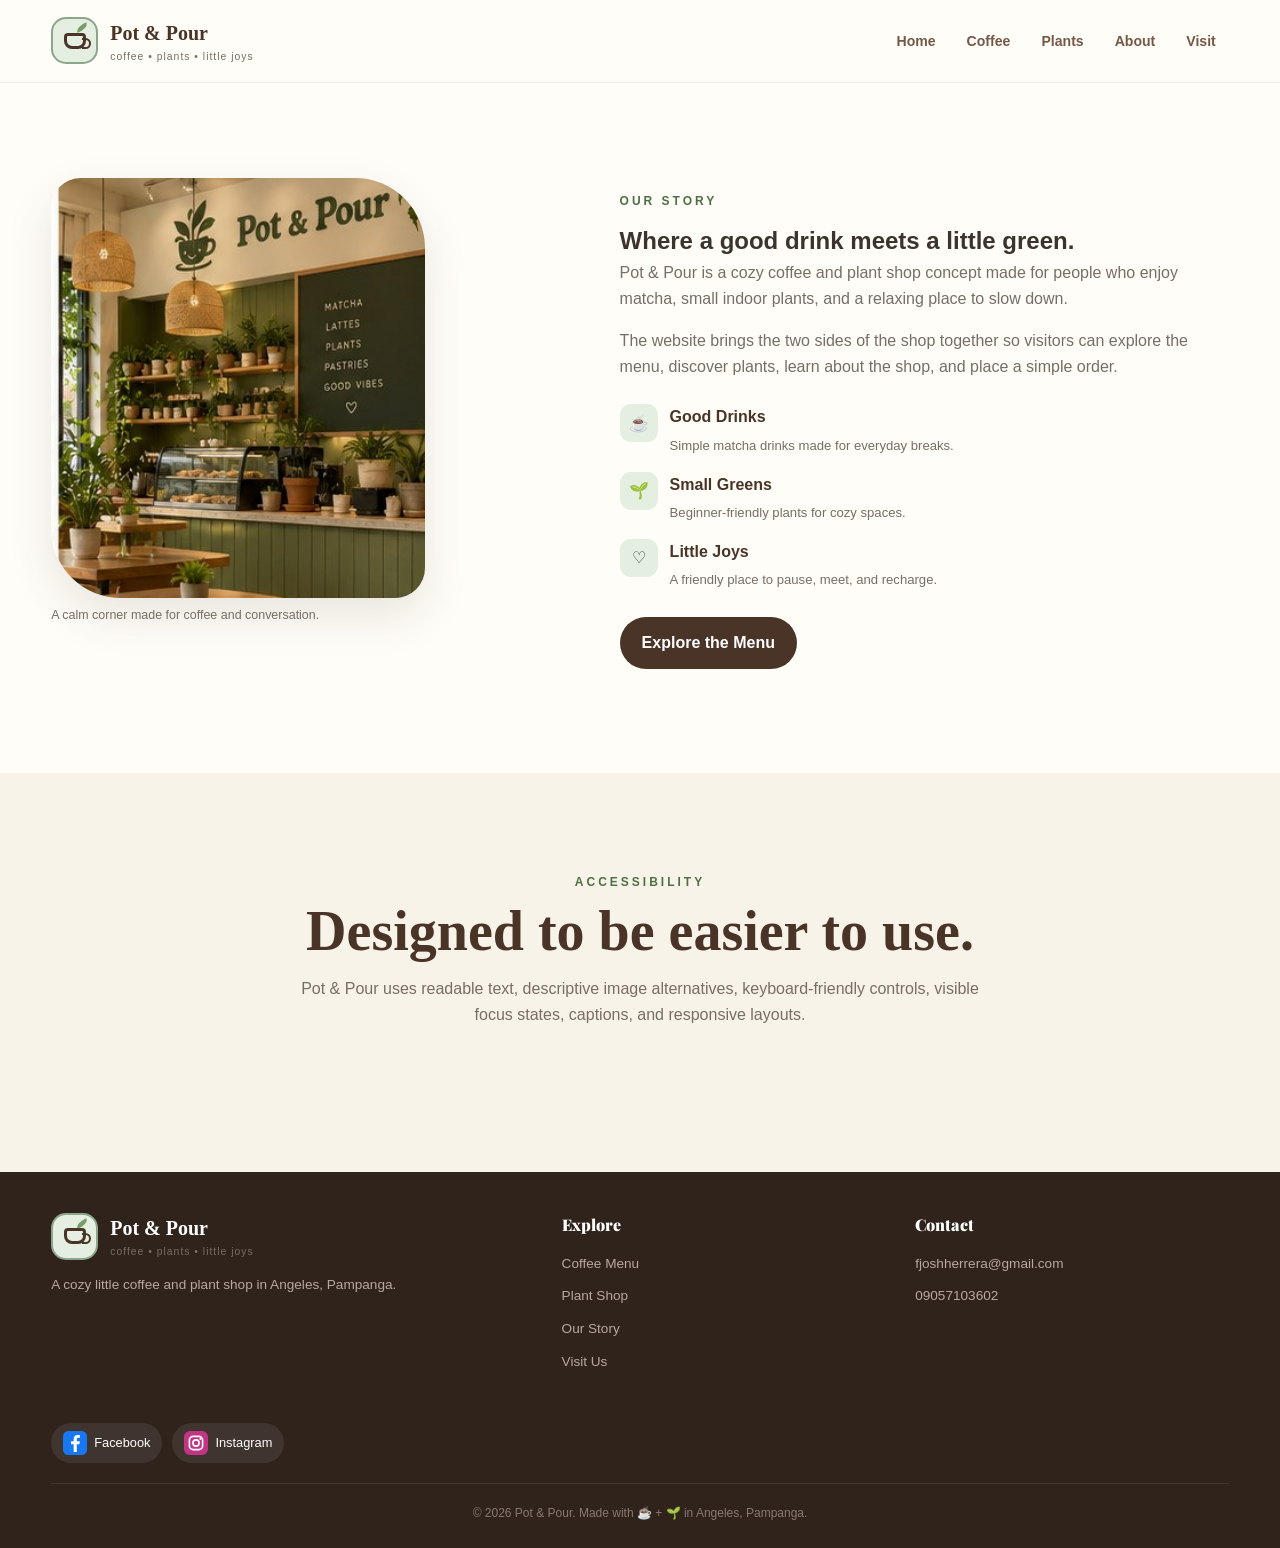
<file: about.html>
<!DOCTYPE html>
<html lang="en">
<head>
    <meta charset="UTF-8">
    <meta name="viewport" content="width=device-width, initial-scale=1.0">
    <title>About Pot &amp; Pour | Our Story</title>
    <meta name="description" content="Learn about Pot &amp; Pour, a cozy coffee and plant shop concept in Angeles, Pampanga.">
    <link rel="icon" type="image/svg+xml" href="favicon.svg">
    <link rel="stylesheet" href="styles.min.css">
</head>

<body>

<header>
    <div class="container navbar">
        <a href="index.html#home" class="brand">
            <div class="logo">
                <div class="logo-leaf"></div>
                <div class="logo-cup"></div>
            </div>
            <div class="brand-text">
                Pot &amp; Pour
                <small>coffee • plants • little joys</small>
            </div>
        </a>

        <button class="hamburger" id="hamburger" type="button"
                aria-label="Open navigation menu" aria-expanded="false">☰</button>

        <nav id="siteNav">
            <ul>
                <li><a href="index.html#home">Home</a></li>
                <li><a href="index.html#menu">Coffee</a></li>
                <li><a href="index.html#plants">Plants</a></li>
                <li><a href="about.html" class="active">About</a></li>
                <li><a href="index.html#visit">Visit</a></li>
            </ul>
        </nav>
    </div>
</header>

<main>
    <section class="section about">
        <div class="container about-grid">
            <div class="about-photos">
                <figure>
                    <img class="about-main-photo"
                         src="images/cafe.jpg"
                         alt="Cozy cafe interior">
                    <figcaption>A calm corner made for coffee and conversation.</figcaption>
                </figure>
            </div>

            <div class="about-copy">
                <span class="eyebrow">Our Story</span>
                <h1>Where a good drink meets a little green.</h1>
                <p>
                    Pot &amp; Pour is a cozy coffee and plant shop concept made for people
                    who enjoy matcha, small indoor plants, and a relaxing place to slow down.
                </p>
                <p>
                    The website brings the two sides of the shop together so visitors can
                    explore the menu, discover plants, learn about the shop, and place a simple order.
                </p>
                <div class="values">
                    <div class="value">
                        <div class="value-icon">☕</div>
                        <div>
                            <strong>Good Drinks</strong>
                            <span>Simple matcha drinks made for everyday breaks.</span>
                        </div>
                    </div>
                    <div class="value">
                        <div class="value-icon">🌱</div>
                        <div>
                            <strong>Small Greens</strong>
                            <span>Beginner-friendly plants for cozy spaces.</span>
                        </div>
                    </div>
                    <div class="value">
                        <div class="value-icon">♡</div>
                        <div>
                            <strong>Little Joys</strong>
                            <span>A friendly place to pause, meet, and recharge.</span>
                        </div>
                    </div>
                </div>
                <a href="index.html#menu" class="btn btn-primary">Explore the Menu</a>
            </div>
        </div>
    </section>

    <section class="section" id="welcome">
        <div class="container">
            <div class="section-heading">
                <span class="eyebrow">Accessibility</span>
                <h2>Designed to be easier to use.</h2>
                <p>
                    Pot &amp; Pour uses readable text, descriptive image alternatives,
                    keyboard-friendly controls, visible focus states, captions, and responsive layouts.
                </p>
            </div>
        </div>
    </section>
</main>

<footer>
    <div class="container">
        <div class="footer-grid">
            <div class="footer-brand">
                <a href="index.html#home" class="brand footer-brand-link">
                    <div class="logo">
                        <div class="logo-leaf"></div>
                        <div class="logo-cup"></div>
                    </div>
                    <div class="brand-text">
                        Pot &amp; Pour
                        <small class="footer-brand-subtitle">coffee • plants • little joys</small>
                    </div>
                </a>
                <p>A cozy little coffee and plant shop in Angeles, Pampanga.</p>
            </div>

            <div>
                <div class="footer-title">Explore</div>
                <ul class="footer-links">
                    <li><a href="index.html#menu">Coffee Menu</a></li>
                    <li><a href="index.html#plants">Plant Shop</a></li>
                    <li><a href="about.html">Our Story</a></li>
                    <li><a href="index.html#visit">Visit Us</a></li>
                </ul>
            </div>

            <div>
                <div class="footer-title">Contact</div>
                <ul class="footer-links">
                    <li><a href="mailto:fjoshherrera@gmail.com">fjoshherrera@gmail.com</a></li>
                    <li><a href="tel:+639057103602">09057103602</a></li>
                </ul>
            </div>
        </div>

        <div class="social-links">
            <a href="https://www.facebook.com/" target="_blank" rel="noopener noreferrer">
                <img src="images/facebook.svg" alt=""> Facebook
            </a>
            <a href="https://www.instagram.com/" target="_blank" rel="noopener noreferrer">
                <img src="images/instagram.svg" alt=""> Instagram
            </a>
        </div>

        <div class="copyright">
            © 2026 Pot &amp; Pour. Made with ☕ + 🌱 in Angeles, Pampanga.
        </div>
    </div>
</footer>

<script src="script.js"></script>
</body>
</html>
</file>
<file: styles.min.css>
@import url('https://fonts.googleapis.com/css2?family=DM+Sans:wght@400;500;600;700&family=Playfair+Display:wght@600;700&display=swap');body{font-family:"DM Sans","Trebuchet MS","Segoe UI",Arial,sans-serif}.section-heading h2,.hero h1,.about-copy h2,.contact h2,.product-content h3,.plant-content h3,.location-card h3,.hours-card h3,.cart-header h2,.cart-total strong,.modal-header h2,.footer-title{font-family:"Playfair Display",Georgia,serif}article,section,aside,figure,figcaption,video{display:block}*{margin:0;padding:0;box-sizing:border-box}article,section,aside,figure,figcaption,video{margin:0}html{scroll-behavior:smooth}body{font-family:"Trebuchet MS","Segoe UI",Arial,sans-serif;background:#f8f3e9;color:#3b342d;line-height:1.6}img,video{width:100%;display:block}button,input,textarea,select{font:inherit}button{cursor:pointer}a{color:inherit;text-decoration:none}:root{--cream:#f8f3e9;--cream-dark:#eee5d5;--white:#fffdf8;--brown:#4a3428;--brown-light:#765848;--sage:#8ca58b;--sage-dark:#58705a;--sage-light:#e4eee1;--matcha:#789c68;--matcha-dark:#4f7047;--pink:#e9b6ae;--pink-light:#fae7e2;--terracotta:#c77c62;--text:#3b342d;--muted:#776e65;--border:#e4dacb;--shadow:0 18px 45px rgba(76,57,39,0.12);--shadow-small:0 8px 25px rgba(76,57,39,0.09);--radius:24px}.container{width:min(1180px,92%);margin:auto}.section{padding:95px 0}.section-heading{max-width:700px;margin:0 auto 50px;text-align:center}.eyebrow{display:inline-block;margin-bottom:10px;color:var(--matcha-dark);font-size:0.75rem;font-weight:900;letter-spacing:3px;text-transform:uppercase}.section-heading h2{color:var(--brown);font-family:Georgia,serif;font-size:clamp(2.2rem,5vw,3.5rem);line-height:1.05;margin-bottom:15px}.section-heading p{color:var(--muted)}.btn{border:0;display:inline-flex;align-items:center;justify-content:center;gap:8px;padding:13px 22px;border-radius:999px;font-weight:900;transition:0.25s ease}.btn-primary{background:var(--brown);color:white}.btn-primary:hover{background:var(--matcha-dark);transform:translateY(-3px);box-shadow:var(--shadow-small)}.btn-green{background:var(--matcha);color:white}.btn-green:hover{background:var(--matcha-dark);transform:translateY(-3px)}.btn-soft{background:var(--sage-light);color:var(--matcha-dark)}.btn-soft:hover{background:var(--sage);color:white}.leaf-decoration{position:absolute;width:180px;height:180px;border-radius:100% 0 100% 0;background:rgba(140,165,139,0.14);transform:rotate(35deg);pointer-events:none}header{position:sticky;top:0;z-index:1000;background:rgba(255,253,248,0.94);backdrop-filter:blur(15px);border-bottom:1px solid rgba(76,57,39,0.08)}.navbar{min-height:78px;display:flex;align-items:center;justify-content:space-between;gap:25px}.brand{display:flex;align-items:center;gap:12px;color:var(--brown)}.logo{position:relative;width:47px;height:47px;border-radius:15px;background:var(--sage-light);display:grid;place-items:center;color:var(--brown);border:2px solid var(--sage)}.logo-cup{width:22px;height:16px;border:3px solid var(--brown);border-radius:4px 4px 8px 8px;position:relative}.logo-cup::after{content:"";position:absolute;width:7px;height:7px;border:2px solid var(--brown);border-left:0;border-radius:0 7px 7px 0;right:-8px;top:2px}.logo-leaf{position:absolute;width:12px;height:7px;border-radius:100% 0 100% 0;background:var(--matcha);top:5px;right:8px;transform:rotate(-20deg)}.brand-text{font-family:Georgia,serif;font-size:1.25rem;font-weight:bold}.brand-text small{display:block;color:var(--muted);font-family:"Trebuchet MS",sans-serif;font-size:0.65rem;font-weight:normal;letter-spacing:1px}nav ul{display:flex;list-style:none;gap:5px}nav a{display:block;padding:9px 13px;border-radius:999px;color:var(--brown-light);font-size:0.88rem;font-weight:bold;transition:0.2s ease}nav a:hover,nav a.active{background:var(--sage-light);color:var(--matcha-dark)}.cart-button{border:0;background:var(--brown);color:white;padding:10px 16px;border-radius:999px;font-weight:bold;display:flex;align-items:center;gap:7px;transition:0.2s ease}.cart-button:hover{background:var(--matcha-dark);transform:translateY(-2px)}.cart-count{min-width:21px;height:21px;padding:0 5px;border-radius:50%;background:var(--pink);color:var(--brown);display:grid;place-items:center;font-size:0.7rem}.hero{min-height:720px;position:relative;overflow:hidden;background:radial-gradient( circle at 85% 15%,rgba(140,165,139,0.32),transparent 25% ),radial-gradient( circle at 10% 80%,rgba(233,182,174,0.3),transparent 25% ),var(--cream)}.hero-content{min-height:720px;display:grid;grid-template-columns:1.05fr 0.95fr;align-items:center;gap:70px;position:relative;z-index:2}.hero-copy{max-width:620px}.hero-badge{display:inline-flex;padding:8px 14px;background:white;border:1px solid var(--border);border-radius:999px;color:var(--matcha-dark);font-size:0.75rem;font-weight:900;margin-bottom:20px;box-shadow:var(--shadow-small)}.hero h1{font-family:Georgia,serif;color:var(--brown);font-size:clamp(3.4rem,7vw,6.3rem);line-height:0.92;letter-spacing:-4px;margin-bottom:25px}.hero h1 span{color:var(--matcha)}.hero-description{color:var(--muted);font-size:1.05rem;max-width:560px;margin-bottom:28px}.hero-buttons{display:flex;flex-wrap:wrap;gap:10px}.slogan{margin-top:30px;padding-left:18px;border-left:3px solid var(--pink);color:var(--brown-light);font-family:Georgia,serif;font-style:italic;font-size:1rem}.hero-visual{position:relative;height:550px}.hero-photo{position:absolute;width:74%;height:440px;right:0;top:40px;object-fit:cover;border-radius:45% 45% 20px 45%;box-shadow:var(--shadow)}.hero-photo-overlay{position:absolute;width:70%;height:400px;right:4%;top:70px;border:2px solid rgba(255,255,255,0.7);border-radius:45% 45% 20px 45%;pointer-events:none}.hero-plant{position:absolute;left:0;bottom:30px;width:220px;height:230px;object-fit:cover;border-radius:50% 20% 50% 20px;border:10px solid var(--cream);box-shadow:var(--shadow);z-index:3}.floating-note{position:absolute;right:-5px;bottom:5px;z-index:4;width:190px;padding:18px;background:white;border-radius:20px;box-shadow:var(--shadow);transform:rotate(3deg)}.floating-note strong{display:block;font-family:Georgia,serif;color:var(--brown);font-size:1.2rem;margin-bottom:4px}.floating-note span{color:var(--muted);font-size:0.78rem}.intro-strip{position:relative;z-index:5;margin-top:-40px}.intro-card{background:var(--brown);color:white;border-radius:25px;padding:30px;box-shadow:var(--shadow);display:grid;grid-template-columns:repeat(3,1fr);gap:20px}.intro-item{display:flex;gap:15px;align-items:center;padding-right:20px;border-right:1px solid rgba(255,255,255,0.12)}.intro-item:last-child{border-right:0}.intro-icon{width:48px;height:48px;flex-shrink:0;display:grid;place-items:center;background:rgba(255,255,255,0.1);border-radius:15px;font-size:23px}.intro-item strong{display:block;margin-bottom:2px}.intro-item span{color:#d9cec4;font-size:0.78rem}.menu{background:var(--white)}.menu-tabs{display:flex;justify-content:center;gap:10px;margin-bottom:35px;flex-wrap:wrap}.menu-tab{border:1px solid var(--border);background:white;color:var(--brown-light);padding:10px 20px;border-radius:999px;font-weight:bold;transition:0.2s}.menu-tab:hover,.menu-tab.active{background:var(--sage);border-color:var(--sage);color:white}.product-grid{display:grid;grid-template-columns:repeat(3,1fr);gap:25px}.product-card{position:relative;overflow:hidden;background:white;border:1px solid var(--border);border-radius:var(--radius);box-shadow:var(--shadow-small);transition:0.3s ease}.product-card:hover{transform:translateY(-7px);box-shadow:var(--shadow)}.product-image{height:260px;position:relative;overflow:hidden;background:var(--cream-dark)}.product-image img{width:100%;height:100%;object-fit:cover;transition:0.5s ease}.product-card:hover .product-image img{transform:scale(1.05)}.product-tag{position:absolute;top:15px;left:15px;padding:6px 10px;border-radius:999px;background:rgba(255,255,255,0.9);color:var(--matcha-dark);font-size:0.68rem;font-weight:900}.product-content{padding:22px}.product-content h3{color:var(--brown);font-family:Georgia,serif;font-size:1.35rem;margin-bottom:5px}.product-description{color:var(--muted);font-size:0.83rem;min-height:50px;margin-bottom:15px}.product-bottom{display:flex;align-items:center;justify-content:space-between;gap:10px}.price{color:var(--matcha-dark);font-size:1.15rem;font-weight:900}.add-btn{border:0;background:var(--brown);color:white;padding:10px 14px;border-radius:12px;font-size:0.8rem;font-weight:900;transition:0.2s}.add-btn:hover{background:var(--matcha-dark);transform:translateY(-2px)}.options{display:flex;gap:7px;margin-bottom:15px}.option{border:1px solid var(--border);background:#faf8f3;color:var(--brown-light);padding:6px 10px;border-radius:8px;font-size:0.72rem;font-weight:bold;transition:0.2s}.option:hover,.option.selected{background:var(--sage-light);border-color:var(--sage);color:var(--matcha-dark)}.plants{background:linear-gradient( 180deg,var(--sage-light),#f7f3e8 )}.plant-grid{display:grid;grid-template-columns:repeat(3,1fr);gap:25px}.plant-card{background:white;border-radius:var(--radius);overflow:hidden;border:1px solid rgba(88,112,90,0.15);box-shadow:var(--shadow-small);transition:0.3s}.plant-card:hover{transform:translateY(-7px) rotate(-0.3deg);box-shadow:var(--shadow)}.plant-image{height:250px;overflow:hidden}.plant-image img{height:100%;object-fit:cover;transition:0.5s}.plant-card:hover img{transform:scale(1.06)}.plant-content{padding:20px}.plant-content h3{font-family:Georgia,serif;color:var(--brown);font-size:1.3rem}.plant-content p{color:var(--muted);font-size:0.82rem;margin:5px 0 15px}.about{background:var(--white)}.about-grid{display:grid;grid-template-columns:0.9fr 1.1fr;gap:70px;align-items:center}.about-photos{position:relative;min-height:500px}.about-main-photo{width:75%;height:420px;object-fit:cover;border-radius:30px 70px 30px 70px;box-shadow:var(--shadow)}.about-small-photo{position:absolute;width:45%;height:210px;right:0;bottom:0;object-fit:cover;border:10px solid var(--white);border-radius:70px 25px 70px 25px;box-shadow:var(--shadow)}.about-note{position:absolute;left:20px;bottom:20px;background:var(--pink-light);color:var(--brown);padding:15px 18px;border-radius:18px;font-family:Georgia,serif;font-style:italic;transform:rotate(-3deg);box-shadow:var(--shadow-small)}.about-copy h2{font-family:Georgia,serif;color:var(--brown);font-size:clamp(2.3rem,5vw,3.7rem);line-height:1.05;margin-bottom:20px}.about-copy>p{color:var(--muted);margin-bottom:17px}.values{display:grid;gap:14px;margin:25px 0}.value{display:flex;gap:12px;align-items:flex-start}.value-icon{width:38px;height:38px;flex-shrink:0;display:grid;place-items:center;background:var(--sage-light);border-radius:11px}.value strong{display:block;color:var(--brown);margin-bottom:2px}.value span{color:var(--muted);font-size:0.82rem}.visit{background:var(--cream)}.visit-grid{display:grid;grid-template-columns:1.1fr 0.9fr;gap:25px}.location-card,.hours-card{background:white;border:1px solid var(--border);border-radius:var(--radius);padding:35px;box-shadow:var(--shadow-small)}.location-card h3,.hours-card h3{color:var(--brown);font-family:Georgia,serif;font-size:1.7rem;margin-bottom:10px}.location-card p{color:var(--muted);margin-bottom:20px}.fake-map{min-height:230px;border-radius:18px;display:grid;place-items:center;background:linear-gradient( 135deg,#e7e2d4 25%,#d6e2d0 25%,#d6e2d0 50%,#e7e2d4 50%,#e7e2d4 75%,#d6e2d0 75% );background-size:55px 55px;color:var(--brown);font-size:3rem}.hours-row{display:flex;justify-content:space-between;padding:13px 0;border-bottom:1px solid var(--border);color:var(--muted);font-size:0.9rem}.hours-row:last-child{border-bottom:0}.hours-row strong{color:var(--brown)}.contact{background:var(--brown);color:white}.contact-grid{display:grid;grid-template-columns:1fr 1fr;gap:60px;align-items:center}.contact h2{font-family:Georgia,serif;font-size:clamp(2.3rem,5vw,4rem);line-height:1;margin-bottom:15px}.contact-copy p{color:#d8cbc0;max-width:520px;margin-bottom:25px}.contact-info{display:grid;gap:15px}.contact-item{display:flex;gap:13px;align-items:center}.contact-icon{width:43px;height:43px;display:grid;place-items:center;background:rgba(255,255,255,0.09);border-radius:12px;color:var(--pink)}.contact-item span{display:block;color:#cbbeb2;font-size:0.78rem}.contact-form{padding:28px;background:white;color:var(--brown);border-radius:25px;box-shadow:var(--shadow)}.form-group{margin-bottom:14px}.form-group label{display:block;font-size:0.75rem;font-weight:900;margin-bottom:6px}.form-group input,.form-group textarea{width:100%;border:1px solid var(--border);background:#faf8f3;padding:12px 14px;border-radius:12px;outline:none}.form-group input:focus,.form-group textarea:focus{border-color:var(--sage)}.form-group textarea{min-height:100px;resize:vertical}footer{background:#30231c;color:white;padding:40px 0 25px}.footer-grid{display:grid;grid-template-columns:1.5fr 1fr 1fr;gap:40px;padding-bottom:30px}.footer-brand p{color:#b7a99f;max-width:370px;margin-top:13px;font-size:0.85rem}.footer-title{font-weight:900;margin-bottom:12px}.footer-links{list-style:none;display:grid;gap:7px}.footer-links a{color:#b7a99f;font-size:0.85rem;transition:0.2s}.footer-links a:hover{color:var(--pink)}.copyright{border-top:1px solid rgba(255,255,255,0.08);padding-top:20px;color:#897a70;text-align:center;font-size:0.75rem}.cart-overlay{position:fixed;inset:0;background:rgba(45,32,24,0.5);z-index:2000;opacity:0;pointer-events:none;transition:0.3s}.cart-overlay.open{opacity:1;pointer-events:auto}.cart-drawer{position:absolute;right:0;top:0;width:min(440px,92%);height:100%;background:var(--white);padding:25px;display:flex;flex-direction:column;transform:translateX(100%);transition:0.35s ease;box-shadow:-20px 0 50px rgba(0,0,0,0.12)}.cart-overlay.open .cart-drawer{transform:translateX(0)}.cart-header{display:flex;justify-content:space-between;align-items:center;padding-bottom:20px;border-bottom:1px solid var(--border)}.cart-header h2{color:var(--brown);font-family:Georgia,serif}.close-cart{width:36px;height:36px;border:0;background:var(--cream-dark);color:var(--brown);border-radius:50%;font-size:1.1rem}.cart-items{flex:1;overflow-y:auto;padding:20px 0}.empty-cart{text-align:center;color:var(--muted);padding:50px 10px}.empty-cart-icon{font-size:3rem;margin-bottom:10px}.cart-item{display:grid;grid-template-columns:60px 1fr auto;gap:12px;align-items:center;padding:12px 0;border-bottom:1px solid var(--border)}.cart-item-image{width:60px;height:60px;object-fit:cover;border-radius:12px}.cart-item h4{color:var(--brown);font-size:0.88rem}.cart-item small{color:var(--muted);font-size:0.72rem}.quantity{display:flex;align-items:center;gap:7px;margin-top:6px}.quantity button{width:23px;height:23px;border:1px solid var(--border);background:white;border-radius:6px;color:var(--brown)}.quantity span{min-width:15px;text-align:center;font-size:0.75rem;font-weight:bold}.cart-price{color:var(--matcha-dark);font-size:0.85rem;font-weight:900}.cart-footer{padding-top:20px;border-top:1px solid var(--border)}.cart-total{display:flex;justify-content:space-between;align-items:center;margin-bottom:15px}.cart-total strong{color:var(--brown);font-family:Georgia,serif;font-size:1.3rem}.total-price{color:var(--matcha-dark);font-size:1.4rem;font-weight:900}.checkout-btn{width:100%}.clear-cart{width:100%;border:0;background:transparent;color:var(--muted);padding:10px;margin-top:6px;font-size:0.75rem}.modal-overlay{position:fixed;inset:0;z-index:3000;background:rgba(45,32,24,0.55);display:flex;align-items:center;justify-content:center;padding:20px;opacity:0;pointer-events:none;transition:0.3s}.modal-overlay.open{opacity:1;pointer-events:auto}.modal{width:min(600px,100%);max-height:90vh;overflow-y:auto;background:var(--white);border-radius:25px;padding:30px;box-shadow:var(--shadow)}.modal-header{display:flex;justify-content:space-between;align-items:center;margin-bottom:20px}.modal-header h2{color:var(--brown);font-family:Georgia,serif}.modal-summary{background:var(--sage-light);padding:15px;border-radius:15px;margin-bottom:20px;font-size:0.85rem}.modal-summary div{display:flex;justify-content:space-between;padding:5px 0}.modal-total{border-top:1px solid rgba(88,112,90,0.2);margin-top:7px;padding-top:10px !important;font-weight:900;color:var(--matcha-dark)}.order-success{text-align:center;padding:35px 10px}.success-icon{width:70px;height:70px;margin:0 auto 15px;display:grid;place-items:center;background:var(--sage-light);border-radius:50%;font-size:2rem}.toast{position:fixed;bottom:25px;left:50%;z-index:5000;transform:translate(-50%,100px);opacity:0;background:var(--brown);color:white;padding:13px 20px;border-radius:999px;box-shadow:var(--shadow);font-size:0.82rem;transition:0.3s}.toast.show{transform:translate(-50%,0);opacity:1}figure{margin:0}figcaption{color:var(--muted);font-size:0.78rem;margin-top:8px}.feature-grid{display:grid;grid-template-columns:repeat(3,1fr);gap:24px}.feature-grid .section-heading{grid-column:1 / -1}.feature-figure{background:white;padding:14px;border-radius:20px;box-shadow:var(--shadow-small)}.feature-figure img{height:210px;object-fit:cover;border-radius:15px}.visually-hidden{position:absolute;width:1px;height:1px;padding:0;margin:-1px;overflow:hidden;clip:rect(0,0,0,0);white-space:nowrap;border:0}.info-table{width:100%;border-collapse:collapse;margin-top:25px;background:white;border-radius:18px;overflow:hidden;box-shadow:var(--shadow-small)}.info-table th,.info-table td{padding:14px 16px;text-align:left;border-bottom:1px solid var(--border)}.info-table th{background:var(--brown);color:white}.info-table tbody tr:nth-child(even){background:var(--sage-light)}.info-table tbody tr:hover{background:var(--pink-light)}.contact-form fieldset{border:1px solid var(--border);border-radius:16px;padding:18px;margin-bottom:15px}.contact-form legend{padding:0 8px;font-weight:900;color:var(--brown)}.form-actions{display:flex;gap:10px}.btn-reset{border:1px solid var(--border);background:var(--cream-dark);color:var(--brown)}.welcome-video{width:100%;max-width:900px;margin:30px auto 0;border-radius:24px;box-shadow:var(--shadow);background:#201812}.video-caption{text-align:center;margin-top:10px;color:var(--muted);font-size:0.82rem}.hamburger{display:none;border:0;background:var(--sage-light);color:var(--brown);width:44px;height:44px;border-radius:12px;font-size:1.3rem;font-weight:900}@keyframes floatIn{from{opacity:0;transform:translateY(15px)}to{opacity:1;transform:translateY(0)}}.hero-copy,.hero-visual{animation:floatIn 0.7s ease both}@media (max-width:767px){.hamburger{display:grid;place-items:center}.navbar{flex-wrap:wrap;padding:12px 0}header nav{display:none;width:100%;order:4}header.nav-open nav{display:block}header.nav-open nav ul{flex-direction:column;padding:10px 0}header.nav-open nav a{width:100%;text-align:center}.cart-button{margin-left:auto}.section{padding:65px 0}.brand-text{font-size:1rem}.hero{min-height:auto}.hero-content{grid-template-columns:1fr;min-height:auto;padding:90px 0 70px}.hero h1{font-size:3.5rem;letter-spacing:-2px}.hero-buttons{flex-direction:column;align-items:stretch}.hero-buttons .btn{width:100%}.hero-visual{height:400px}.hero-photo{width:78%;height:330px}.hero-plant{width:150px;height:160px}.floating-note{width:155px}.intro-card,.about-grid,.visit-grid,.contact-grid{grid-template-columns:1fr}.intro-item{border-right:0;border-bottom:1px solid rgba(255,255,255,0.12);padding-bottom:15px}.intro-item:last-child{border-bottom:0;padding-bottom:0}.product-grid,.plant-grid,.feature-grid{grid-template-columns:1fr}.feature-grid .section-heading{grid-column:auto}.product-image,.plant-image{height:280px}.about-photos{min-height:400px}.about-main-photo{height:340px}.about-small-photo{height:170px}.footer-grid{grid-template-columns:1fr}.cart-drawer{width:100%}.info-table{font-size:0.78rem;display:table;overflow-x:auto}.info-table th,.info-table td{padding:10px 8px}.form-actions{flex-direction:column}.welcome-video{border-radius:16px}}@media (min-width:768px) and (max-width:1023px){.navbar{flex-wrap:wrap;padding:12px 0}nav{order:3;width:100%;overflow-x:auto}nav ul{min-width:max-content;justify-content:center}.hero-content{grid-template-columns:1fr;padding:90px 0 70px}.hero-visual{height:480px}.about-grid,.visit-grid,.contact-grid{grid-template-columns:1fr}.product-grid,.plant-grid{grid-template-columns:repeat(2,1fr)}.footer-grid{grid-template-columns:1fr 1fr}.feature-grid{grid-template-columns:repeat(2,1fr)}.feature-grid .section-heading{grid-column:1 / -1}.info-table th,.info-table td{padding:12px}.contact-form{padding:24px}}@media (min-width:1024px){.navbar{min-height:82px}.feature-grid{grid-template-columns:repeat(3,1fr)}.contact-form{max-width:900px;margin-inline:auto}nav a:hover{transform:translateY(-2px)}}@media (min-width:1440px){.container{width:min(1280px,90%)}.hero{min-height:760px}}@media print{header,.cart-button,.hamburger,.hero-buttons,.cart-overlay,.modal-overlay,.toast,.social-links,.contact-form,video{display:none !important}body{background:white;color:black}.section{padding:25px 0}a{text-decoration:underline}}.social-links{display:flex;gap:10px;flex-wrap:wrap;margin:20px 0}.social-links a{display:inline-flex;align-items:center;gap:7px;padding:8px 12px;border-radius:999px;background:rgba(255,255,255,0.08);color:#ffffff;font-size:0.8rem}.social-links a:hover{background:var(--matcha);color:white}.social-links img{width:24px;height:24px;display:block;flex:0 0 24px}.footer-brand-link{color:white !important}.footer-brand-subtitle{color:#b7a99f}.form-submit{width:100%}.checkout-submit{width:100%}
</file>
